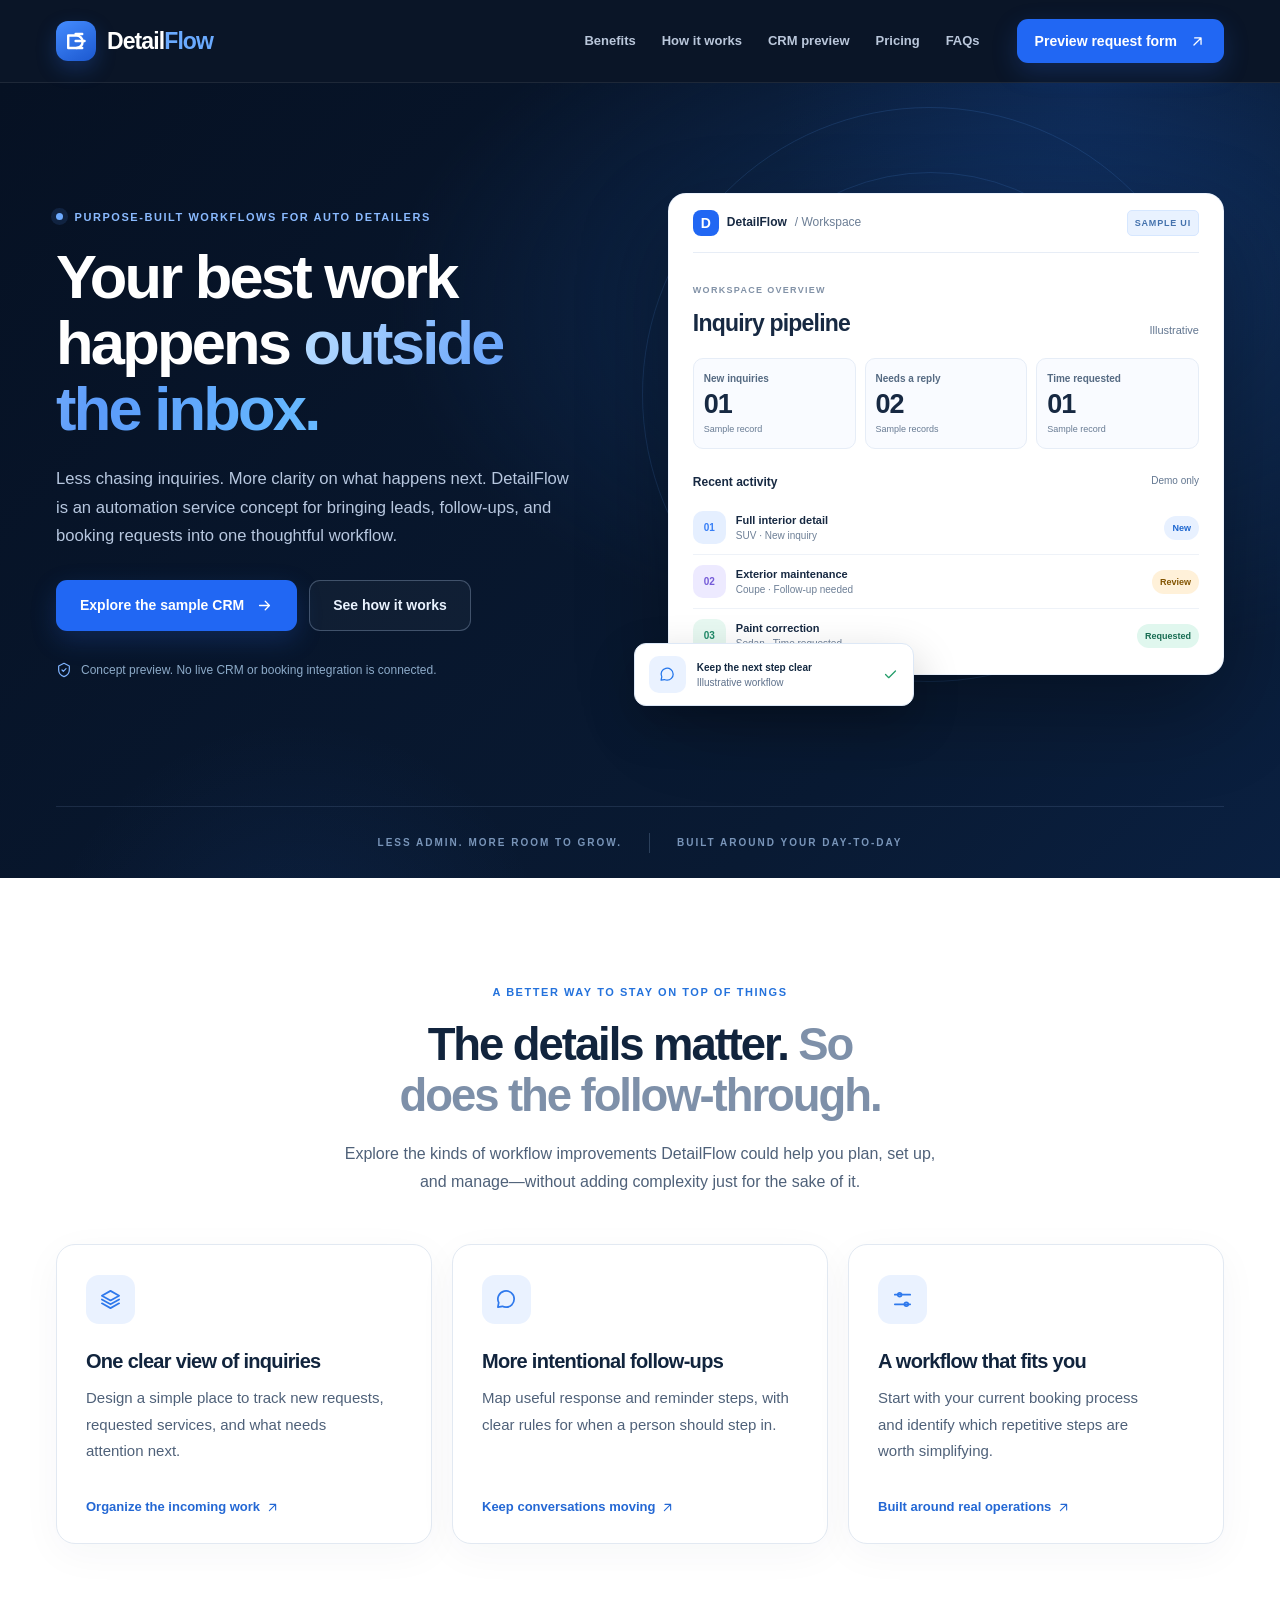
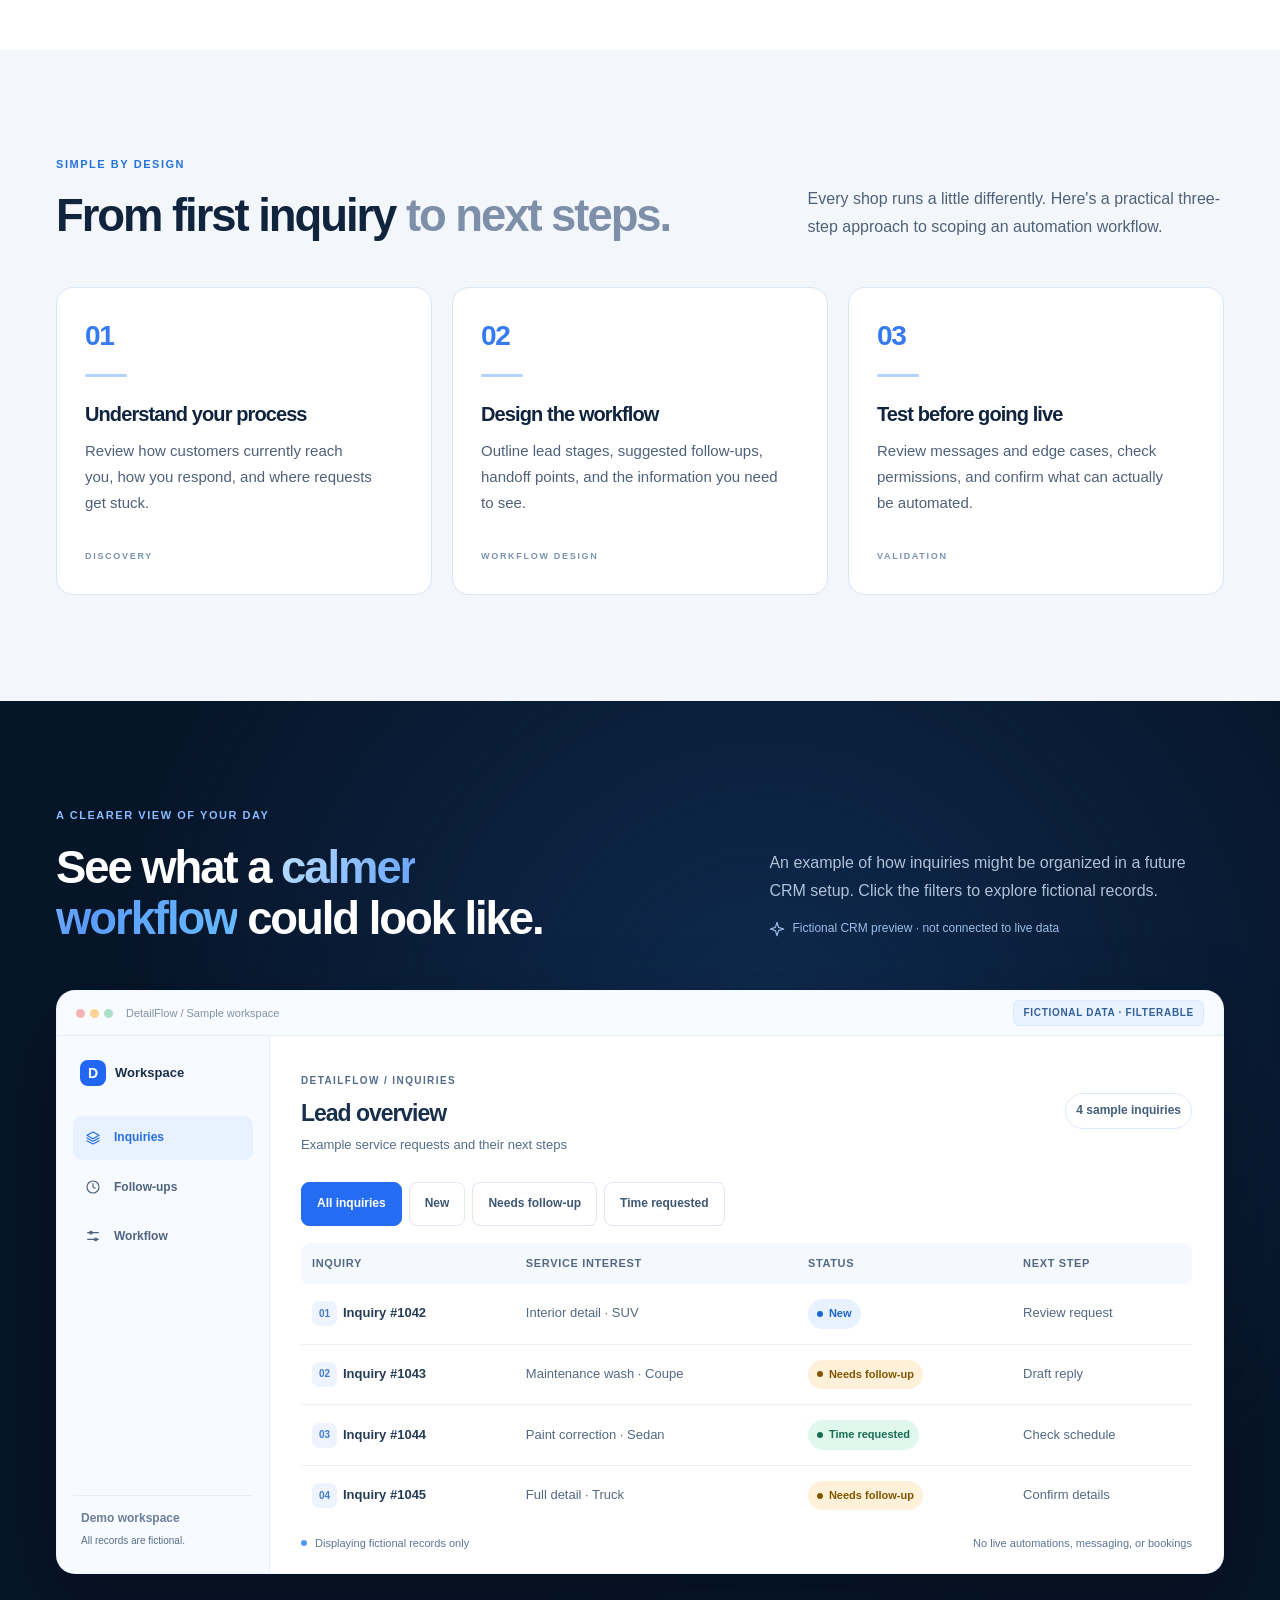
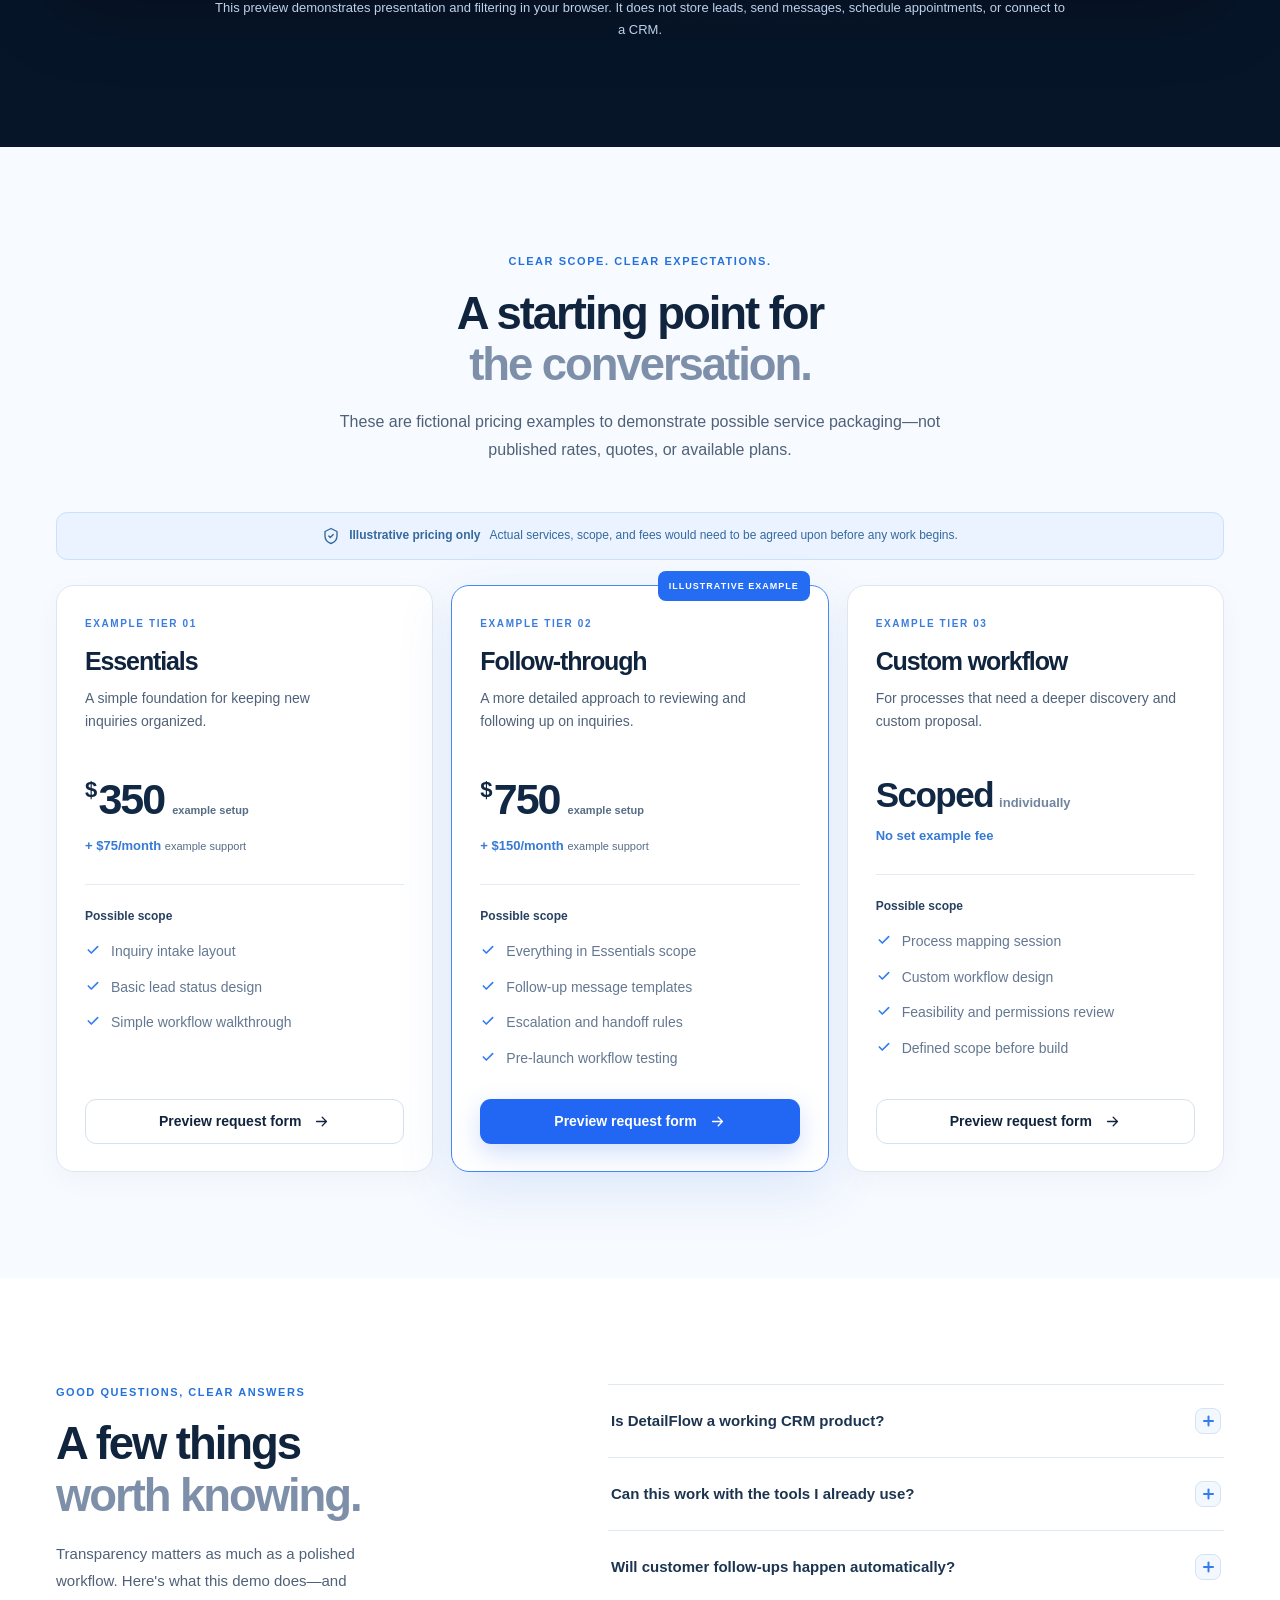
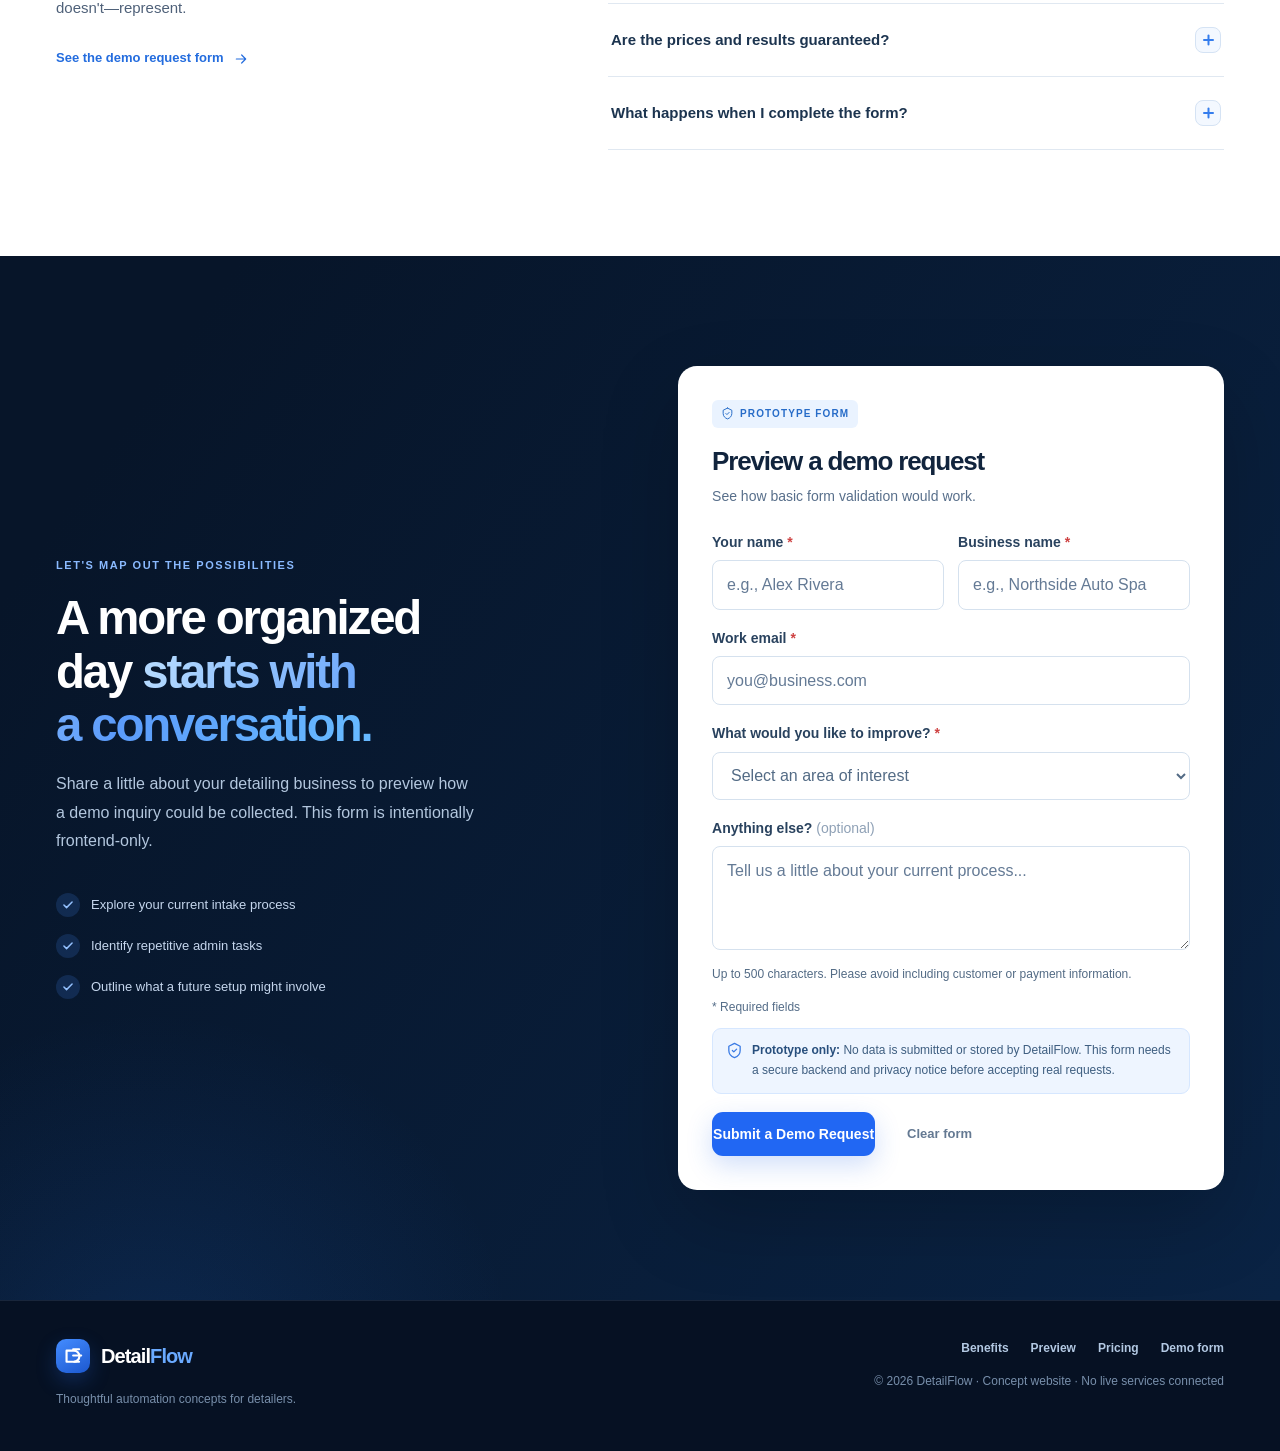
<file: index.html>
<!DOCTYPE html>
<html lang="en">
<head>
  <meta charset="UTF-8">
  <meta name="viewport" content="width=device-width, initial-scale=1">
  <meta name="theme-color" content="#071326">
  <meta name="description" content="Explore DetailFlow, a concept automation service for auto detailers. See an illustrative inquiry-to-booking workflow, sample CRM, and transparent example pricing.">
  <title>DetailFlow — More time detailing. Less time chasing leads.</title>
  <link rel="stylesheet" href="styles.css">
  <script src="script.js" defer></script>
</head>
<body>
  <a class="skip-link" href="#main">Skip to content</a>

  <!-- Local SVG symbols keep icon rendering dependency-free. -->
  <svg class="svg-sprite" aria-hidden="true" xmlns="http://www.w3.org/2000/svg">
    <symbol id="icon-arrow-right" viewBox="0 0 24 24"><path d="M5 12h14m-6-6 6 6-6 6"/></symbol>
    <symbol id="icon-arrow-up-right" viewBox="0 0 24 24"><path d="M7 17 17 7M8 7h9v9"/></symbol>
    <symbol id="icon-check" viewBox="0 0 24 24"><path d="m5 12 4.5 4.5L19 7"/></symbol>
    <symbol id="icon-clock" viewBox="0 0 24 24"><circle cx="12" cy="12" r="9"/><path d="M12 7v5l3 2"/></symbol>
    <symbol id="icon-layers" viewBox="0 0 24 24"><path d="m12 3 9 5-9 5-9-5 9-5Zm-9 9 9 5 9-5M3 16l9 5 9-5"/></symbol>
    <symbol id="icon-message" viewBox="0 0 24 24"><path d="M20 11.5a8.5 8.5 0 0 1-8.5 8.5c-1.4 0-2.7-.3-3.8-.9L3 20l.9-4.7a8.5 8.5 0 1 1 16.1-3.8Z"/></symbol>
    <symbol id="icon-sliders" viewBox="0 0 24 24"><path d="M4 7h16M4 17h16"/><circle cx="9" cy="7" r="2"/><circle cx="16" cy="17" r="2"/></symbol>
    <symbol id="icon-mail" viewBox="0 0 24 24"><rect x="3" y="5" width="18" height="14" rx="2"/><path d="m4 7 8 6 8-6"/></symbol>
    <symbol id="icon-menu" viewBox="0 0 24 24"><path d="M4 7h16M4 12h16M4 17h16"/></symbol>
    <symbol id="icon-x" viewBox="0 0 24 24"><path d="M5 5 19 19M19 5 5 19"/></symbol>
    <symbol id="icon-shield" viewBox="0 0 24 24"><path d="m12 2 8 4v6c0 5-3.5 8.4-8 10-4.5-1.6-8-5-8-10V6l8-4Z"/><path d="m9 12 2 2 4-4"/></symbol>
    <symbol id="icon-sparkle" viewBox="0 0 24 24"><path d="m12 2 2.4 7.6L22 12l-7.6 2.4L12 22l-2.4-7.6L2 12l7.6-2.4L12 2Z"/></symbol>
  </svg>

  <header class="site-header" id="top">
    <div class="container nav-shell">
      <a class="brand" href="#top" aria-label="DetailFlow home">
        <span class="brand-mark" aria-hidden="true">
          <svg viewBox="0 0 36 36" fill="none"><path d="M8 11h10.5a8 8 0 0 1 0 16H8V11Z" stroke="currentColor" stroke-width="3.1" stroke-linejoin="round"/><path d="M17.5 9H26m-8.5 9H29m-10 9h7" stroke="currentColor" stroke-width="3.1" stroke-linecap="round"/></svg>
        </span>
        <span>Detail<span class="brand-accent">Flow</span></span>
      </a>
      <nav class="desktop-nav" aria-label="Primary navigation">
        <a href="#benefits">Benefits</a>
        <a href="#how-it-works">How it works</a>
        <a href="#crm-preview">CRM preview</a>
        <a href="#pricing">Pricing</a>
        <a href="#faqs">FAQs</a>
      </nav>
      <a class="button button-small button-blue nav-cta" href="#request-demo">Preview request form <svg class="icon" aria-hidden="true"><use href="#icon-arrow-up-right"/></svg></a>
      <button class="menu-toggle" id="menuToggle" type="button" aria-label="Open navigation" aria-expanded="false" aria-controls="mobileNavigation">
        <svg class="icon menu-open-icon" aria-hidden="true"><use href="#icon-menu"/></svg>
        <svg class="icon menu-close-icon" aria-hidden="true"><use href="#icon-x"/></svg>
      </button>
    </div>
    <nav class="mobile-nav" id="mobileNavigation" aria-label="Mobile navigation" hidden>
      <a href="#benefits">Benefits</a><a href="#how-it-works">How it works</a><a href="#crm-preview">CRM preview</a><a href="#pricing">Pricing</a><a href="#faqs">FAQs</a><a href="#request-demo" class="mobile-demo-link">Preview request form</a>
    </nav>
  </header>

  <main id="main" tabindex="-1">
    <section class="hero dark-section" aria-labelledby="hero-heading">
      <div class="hero-glow hero-glow-one" aria-hidden="true"></div>
      <div class="hero-glow hero-glow-two" aria-hidden="true"></div>
      <div class="container hero-layout">
        <div class="hero-content">
          <p class="eyebrow eyebrow-light"><span class="eyebrow-dot"></span> PURPOSE-BUILT WORKFLOWS FOR AUTO DETAILERS</p>
          <h1 id="hero-heading">Your best work happens <span class="gradient-text">outside the inbox.</span></h1>
          <p class="hero-description">Less chasing inquiries. More clarity on what happens next. DetailFlow is an automation service concept for bringing leads, follow-ups, and booking requests into one thoughtful workflow.</p>
          <div class="hero-actions">
            <a class="button button-blue button-lg" href="#crm-preview">Explore the sample CRM <svg class="icon" aria-hidden="true"><use href="#icon-arrow-right"/></svg></a>
            <a class="button button-outline button-lg" href="#how-it-works">See how it works</a>
          </div>
          <div class="hero-footnote"><svg class="icon" aria-hidden="true"><use href="#icon-shield"/></svg> Concept preview. No live CRM or booking integration is connected.</div>
        </div>
        <div class="hero-visual" role="img" aria-label="Illustration of a sample pipeline with fictional inquiries, follow-ups, and time requests.">
          <div class="visual-orbit orbit-one" aria-hidden="true"></div>
          <div class="visual-orbit orbit-two" aria-hidden="true"></div>
          <div class="hero-dashboard">
            <div class="dashboard-topbar">
              <div class="dash-brand"><span class="mini-mark">D</span> DetailFlow <span class="dash-muted">/ Workspace</span></div>
              <span class="sample-tag">SAMPLE UI</span>
            </div>
            <div class="dashboard-title-row"><div><span class="overline">WORKSPACE OVERVIEW</span><h2>Inquiry pipeline</h2></div><span class="dash-date">Illustrative</span></div>
            <div class="metric-row">
              <div class="metric-box"><span>New inquiries</span><strong>01</strong><small>Sample record</small></div>
              <div class="metric-box"><span>Needs a reply</span><strong>02</strong><small>Sample records</small></div>
              <div class="metric-box"><span>Time requested</span><strong>01</strong><small>Sample record</small></div>
            </div>
            <div class="pipeline-heading"><strong>Recent activity</strong><span>Demo only</span></div>
            <div class="hero-lead"><span class="lead-avatar blue-avatar">01</span><span class="lead-text"><strong>Full interior detail</strong><small>SUV · New inquiry</small></span><span class="status status-blue">New</span></div>
            <div class="hero-lead"><span class="lead-avatar purple-avatar">02</span><span class="lead-text"><strong>Exterior maintenance</strong><small>Coupe · Follow-up needed</small></span><span class="status status-amber">Review</span></div>
            <div class="hero-lead"><span class="lead-avatar green-avatar">03</span><span class="lead-text"><strong>Paint correction</strong><small>Sedan · Time requested</small></span><span class="status status-green">Requested</span></div>
          </div>
          <div class="float-card" aria-hidden="true"><span class="float-card-icon"><svg class="icon"><use href="#icon-message"/></svg></span><span><strong>Keep the next step clear</strong><small>Illustrative workflow</small></span><span class="float-check"><svg class="icon"><use href="#icon-check"/></svg></span></div>
        </div>
      </div>
      <div class="container hero-bottom"><span>LESS ADMIN. MORE ROOM TO GROW.</span><span class="hero-bottom-rule"></span><span>BUILT AROUND YOUR DAY-TO-DAY</span></div>
    </section>

    <section class="section benefits-section" id="benefits" aria-labelledby="benefits-heading">
      <div class="container">
        <div class="section-head centered">
          <p class="eyebrow">A BETTER WAY TO STAY ON TOP OF THINGS</p>
          <h2 id="benefits-heading">The details matter. <span class="muted-heading">So does the follow-through.</span></h2>
          <p>Explore the kinds of workflow improvements DetailFlow could help you plan, set up, and manage—without adding complexity just for the sake of it.</p>
        </div>
        <div class="benefit-grid">
          <article class="benefit-card"><span class="icon-tile"><svg class="icon"><use href="#icon-layers"/></svg></span><h3>One clear view of inquiries</h3><p>Design a simple place to track new requests, requested services, and what needs attention next.</p><span class="feature-line">Organize the incoming work <svg class="icon" aria-hidden="true"><use href="#icon-arrow-up-right"/></svg></span></article>
          <article class="benefit-card"><span class="icon-tile"><svg class="icon"><use href="#icon-message"/></svg></span><h3>More intentional follow-ups</h3><p>Map useful response and reminder steps, with clear rules for when a person should step in.</p><span class="feature-line">Keep conversations moving <svg class="icon" aria-hidden="true"><use href="#icon-arrow-up-right"/></svg></span></article>
          <article class="benefit-card"><span class="icon-tile"><svg class="icon"><use href="#icon-sliders"/></svg></span><h3>A workflow that fits you</h3><p>Start with your current booking process and identify which repetitive steps are worth simplifying.</p><span class="feature-line">Built around real operations <svg class="icon" aria-hidden="true"><use href="#icon-arrow-up-right"/></svg></span></article>
        </div>
      </div>
    </section>

    <section class="section process-section" id="how-it-works" aria-labelledby="process-heading">
      <div class="container">
        <div class="section-head process-intro"><div><p class="eyebrow">SIMPLE BY DESIGN</p><h2 id="process-heading">From first inquiry <span class="muted-heading">to next steps.</span></h2></div><p>Every shop runs a little differently. Here's a practical three-step approach to scoping an automation workflow.</p></div>
        <ol class="steps-grid">
          <li class="step-card"><span class="step-number">01</span><div class="step-line" aria-hidden="true"></div><h3>Understand your process</h3><p>Review how customers currently reach you, how you respond, and where requests get stuck.</p><span class="step-detail">DISCOVERY</span></li>
          <li class="step-card"><span class="step-number">02</span><div class="step-line" aria-hidden="true"></div><h3>Design the workflow</h3><p>Outline lead stages, suggested follow-ups, handoff points, and the information you need to see.</p><span class="step-detail">WORKFLOW DESIGN</span></li>
          <li class="step-card"><span class="step-number">03</span><div class="step-line" aria-hidden="true"></div><h3>Test before going live</h3><p>Review messages and edge cases, check permissions, and confirm what can actually be automated.</p><span class="step-detail">VALIDATION</span></li>
        </ol>
      </div>
    </section>

    <section class="section preview-section dark-section" id="crm-preview" aria-labelledby="preview-heading">
      <div class="container">
        <div class="preview-intro"><div><p class="eyebrow eyebrow-light">A CLEARER VIEW OF YOUR DAY</p><h2 id="preview-heading">See what a <span class="gradient-text">calmer workflow</span> could look like.</h2></div><div><p>An example of how inquiries might be organized in a future CRM setup. Click the filters to explore fictional records.</p><span class="preview-disclaimer"><svg class="icon" aria-hidden="true"><use href="#icon-sparkle"/></svg> Fictional CRM preview · not connected to live data</span></div></div>
        <div class="crm-window">
          <div class="crm-topbar"><div class="crm-dots" aria-hidden="true"><i></i><i></i><i></i></div><span>DetailFlow / Sample workspace</span><span class="crm-demo-pill">FICTIONAL DATA · FILTERABLE</span></div>
          <div class="crm-body">
            <aside class="crm-sidebar" aria-label="Decorative sample CRM sidebar"><div class="crm-sidebar-logo"><span class="mini-mark">D</span><strong>Workspace</strong></div><div class="sidebar-item current"><svg class="icon" aria-hidden="true"><use href="#icon-layers"/></svg> Inquiries</div><div class="sidebar-item"><svg class="icon" aria-hidden="true"><use href="#icon-clock"/></svg> Follow-ups</div><div class="sidebar-item"><svg class="icon" aria-hidden="true"><use href="#icon-sliders"/></svg> Workflow</div><div class="sidebar-note">Demo workspace <span>All records are fictional.</span></div></aside>
            <div class="crm-main">
              <div class="crm-heading"><div><span class="crm-overline">DETAILFLOW / INQUIRIES</span><h3>Lead overview</h3><p>Example service requests and their next steps</p></div><span class="crm-count" id="crmCount" aria-live="polite">4 sample inquiries</span></div>
              <div class="crm-filters" role="group" aria-label="Filter fictional inquiries"><button class="filter-chip is-selected" data-filter="all" type="button" aria-pressed="true">All inquiries</button><button class="filter-chip" data-filter="new" type="button" aria-pressed="false">New</button><button class="filter-chip" data-filter="follow-up" type="button" aria-pressed="false">Needs follow-up</button><button class="filter-chip" data-filter="requested" type="button" aria-pressed="false">Time requested</button></div>
              <p id="crmScrollHint" class="scroll-hint">On narrow screens, scroll the sample table sideways to see every column.</p>
              <div class="table-scroll" role="region" aria-label="Sample inquiry records" aria-describedby="crmScrollHint" tabindex="0"><table class="crm-table"><caption class="visually-hidden">Fictional inquiries for demonstrating local table filtering</caption><thead><tr><th scope="col">INQUIRY</th><th scope="col">SERVICE INTEREST</th><th scope="col">STATUS</th><th scope="col">NEXT STEP</th></tr></thead><tbody id="crmTableBody">
                <tr data-stage="new"><td><span class="table-index">01</span><strong>Inquiry #1042</strong></td><td>Interior detail · SUV</td><td><span class="status status-blue"><span class="status-dot"></span>New</span></td><td>Review request</td></tr>
                <tr data-stage="follow-up"><td><span class="table-index">02</span><strong>Inquiry #1043</strong></td><td>Maintenance wash · Coupe</td><td><span class="status status-amber"><span class="status-dot"></span>Needs follow-up</span></td><td>Draft reply</td></tr>
                <tr data-stage="requested"><td><span class="table-index">03</span><strong>Inquiry #1044</strong></td><td>Paint correction · Sedan</td><td><span class="status status-green"><span class="status-dot"></span>Time requested</span></td><td>Check schedule</td></tr>
                <tr data-stage="follow-up"><td><span class="table-index">04</span><strong>Inquiry #1045</strong></td><td>Full detail · Truck</td><td><span class="status status-amber"><span class="status-dot"></span>Needs follow-up</span></td><td>Confirm details</td></tr>
              </tbody></table></div>
              <div class="crm-footer"><span><span class="legend-dot"></span> Displaying fictional records only</span><span>No live automations, messaging, or bookings</span></div>
            </div>
          </div>
        </div>
        <p class="preview-note">This preview demonstrates presentation and filtering in your browser. It does not store leads, send messages, schedule appointments, or connect to a CRM.</p>
      </div>
    </section>

    <section class="section pricing-section" id="pricing" aria-labelledby="pricing-heading">
      <div class="container">
        <div class="section-head centered"><p class="eyebrow">CLEAR SCOPE. CLEAR EXPECTATIONS.</p><h2 id="pricing-heading">A starting point for <span class="muted-heading">the conversation.</span></h2><p>These are fictional pricing examples to demonstrate possible service packaging—not published rates, quotes, or available plans.</p></div>
        <div class="pricing-alert"><svg class="icon" aria-hidden="true"><use href="#icon-shield"/></svg><strong>Illustrative pricing only</strong><span>Actual services, scope, and fees would need to be agreed upon before any work begins.</span></div>
        <div class="pricing-grid">
          <article class="price-card"><div class="price-topline">EXAMPLE TIER 01</div><h3>Essentials</h3><p class="price-intro">A simple foundation for keeping new inquiries organized.</p><div class="price"><span class="currency">$</span>350 <span class="price-label">example setup</span></div><p class="price-maintenance">+ $75/month <span>example support</span></p><div class="price-divider"></div><p class="includes-label">Possible scope</p><ul class="check-list"><li><svg class="icon" aria-hidden="true"><use href="#icon-check"/></svg> Inquiry intake layout</li><li><svg class="icon" aria-hidden="true"><use href="#icon-check"/></svg> Basic lead status design</li><li><svg class="icon" aria-hidden="true"><use href="#icon-check"/></svg> Simple workflow walkthrough</li></ul><a class="button button-outline-dark price-button" href="#request-demo">Preview request form <svg class="icon" aria-hidden="true"><use href="#icon-arrow-right"/></svg></a></article>
          <article class="price-card featured"><div class="featured-ribbon">ILLUSTRATIVE EXAMPLE</div><div class="price-topline">EXAMPLE TIER 02</div><h3>Follow-through</h3><p class="price-intro">A more detailed approach to reviewing and following up on inquiries.</p><div class="price"><span class="currency">$</span>750 <span class="price-label">example setup</span></div><p class="price-maintenance">+ $150/month <span>example support</span></p><div class="price-divider"></div><p class="includes-label">Possible scope</p><ul class="check-list"><li><svg class="icon" aria-hidden="true"><use href="#icon-check"/></svg> Everything in Essentials scope</li><li><svg class="icon" aria-hidden="true"><use href="#icon-check"/></svg> Follow-up message templates</li><li><svg class="icon" aria-hidden="true"><use href="#icon-check"/></svg> Escalation and handoff rules</li><li><svg class="icon" aria-hidden="true"><use href="#icon-check"/></svg> Pre-launch workflow testing</li></ul><a class="button button-blue price-button" href="#request-demo">Preview request form <svg class="icon" aria-hidden="true"><use href="#icon-arrow-right"/></svg></a></article>
          <article class="price-card"><div class="price-topline">EXAMPLE TIER 03</div><h3>Custom workflow</h3><p class="price-intro">For processes that need a deeper discovery and custom proposal.</p><div class="price price-custom">Scoped <span>individually</span></div><p class="price-maintenance">No set example fee</p><div class="price-divider"></div><p class="includes-label">Possible scope</p><ul class="check-list"><li><svg class="icon" aria-hidden="true"><use href="#icon-check"/></svg> Process mapping session</li><li><svg class="icon" aria-hidden="true"><use href="#icon-check"/></svg> Custom workflow design</li><li><svg class="icon" aria-hidden="true"><use href="#icon-check"/></svg> Feasibility and permissions review</li><li><svg class="icon" aria-hidden="true"><use href="#icon-check"/></svg> Defined scope before build</li></ul><a class="button button-outline-dark price-button" href="#request-demo">Preview request form <svg class="icon" aria-hidden="true"><use href="#icon-arrow-right"/></svg></a></article>
        </div>
      </div>
    </section>

    <section class="section faq-section" id="faqs" aria-labelledby="faqs-heading"><div class="container faq-layout"><div class="faq-aside"><p class="eyebrow">GOOD QUESTIONS, CLEAR ANSWERS</p><h2 id="faqs-heading">A few things <span class="muted-heading">worth knowing.</span></h2><p>Transparency matters as much as a polished workflow. Here's what this demo does—and doesn't—represent.</p><a class="text-link" href="#request-demo">See the demo request form <svg class="icon" aria-hidden="true"><use href="#icon-arrow-right"/></svg></a></div><div class="faq-list">
      <details><summary>Is DetailFlow a working CRM product?<span class="faq-plus" aria-hidden="true"></span></summary><p>No. This site presents a service concept and a sample CRM interface. The preview filters fictional records locally; it is not a connected, production-ready CRM.</p></details>
      <details><summary>Can this work with the tools I already use?<span class="faq-plus" aria-hidden="true"></span></summary><p>That depends on your current tools, access permissions, and technical requirements. Existing systems would be reviewed first. No specific integration is included or promised by this prototype.</p></details>
      <details><summary>Will customer follow-ups happen automatically?<span class="faq-plus" aria-hidden="true"></span></summary><p>Not on this site. Automated follow-ups are a potential service to scope, configure, test, and approve before use. This demo does not send emails, texts, or notifications.</p></details>
      <details><summary>Are the prices and results guaranteed?<span class="faq-plus" aria-hidden="true"></span></summary><p>No. Prices are illustrative examples only, and there are no claims or guarantees of increased bookings, revenue, or saved time. A real proposal would specify deliverables and fees.</p></details>
      <details><summary>What happens when I complete the form?<span class="faq-plus" aria-hidden="true"></span></summary><p>The browser checks the required fields, shows inline error messages if necessary, and displays a local-only validation result. Nothing is sent to DetailFlow or a CRM. A backend and privacy process would be needed before using it for real requests.</p></details>
    </div></div></section>

    <section class="request-section dark-section" id="request-demo" aria-labelledby="request-heading">
      <div class="request-glow" aria-hidden="true"></div>
      <div class="container request-layout">
        <div class="request-copy"><p class="eyebrow eyebrow-light">LET'S MAP OUT THE POSSIBILITIES</p><h2 id="request-heading">A more organized day <span class="gradient-text">starts with a conversation.</span></h2><p>Share a little about your detailing business to preview how a demo inquiry could be collected. This form is intentionally frontend-only.</p><div class="request-points"><div><span class="request-check"><svg class="icon" aria-hidden="true"><use href="#icon-check"/></svg></span> Explore your current intake process</div><div><span class="request-check"><svg class="icon" aria-hidden="true"><use href="#icon-check"/></svg></span> Identify repetitive admin tasks</div><div><span class="request-check"><svg class="icon" aria-hidden="true"><use href="#icon-check"/></svg></span> Outline what a future setup might involve</div></div></div>
        <div class="form-card"><div class="form-heading"><div><span class="form-badge"><svg class="icon" aria-hidden="true"><use href="#icon-shield"/></svg> PROTOTYPE FORM</span><h3>Preview a demo request</h3><p>See how basic form validation would work.</p></div></div>
          <!-- Static prototype: the submit control is disabled until JavaScript is ready. -->
          <form id="demoForm" novalidate aria-describedby="formPrototypeNotice requiredFieldsNote">
            <div class="form-grid">
              <div class="field">
                <label for="fullName">Your name <span aria-hidden="true">*</span></label>
                <input id="fullName" name="fullName" type="text" autocomplete="name" placeholder="e.g., Alex Rivera" maxlength="80" aria-describedby="fullNameError" required>
                <span class="field-error" id="fullNameError" hidden></span>
              </div>
              <div class="field">
                <label for="businessName">Business name <span aria-hidden="true">*</span></label>
                <input id="businessName" name="businessName" type="text" autocomplete="organization" placeholder="e.g., Northside Auto Spa" maxlength="100" aria-describedby="businessNameError" required>
                <span class="field-error" id="businessNameError" hidden></span>
              </div>
            </div>
            <div class="field">
              <label for="email">Work email <span aria-hidden="true">*</span></label>
              <input id="email" name="email" type="email" inputmode="email" autocomplete="email" placeholder="you@business.com" maxlength="254" aria-describedby="emailError" required>
              <span class="field-error" id="emailError" hidden></span>
            </div>
            <div class="field">
              <label for="workflowInterest">What would you like to improve? <span aria-hidden="true">*</span></label>
              <select id="workflowInterest" name="workflowInterest" aria-describedby="workflowInterestError" required>
                <option value="">Select an area of interest</option>
                <option value="inquiries">Organizing inquiries</option>
                <option value="follow-ups">Customer follow-ups</option>
                <option value="booking">Booking request workflow</option>
                <option value="explore">Not sure yet — exploring</option>
              </select>
              <span class="field-error" id="workflowInterestError" hidden></span>
            </div>
            <div class="field">
              <label for="details">Anything else? <span class="optional">(optional)</span></label>
              <textarea id="details" name="details" rows="3" maxlength="500" aria-describedby="detailsHelp" placeholder="Tell us a little about your current process..."></textarea>
              <span class="field-hint" id="detailsHelp">Up to 500 characters. Please avoid including customer or payment information.</span>
            </div>
            <p class="required-note" id="requiredFieldsNote">* Required fields</p>
            <p id="formPrototypeNotice" class="prototype-notice">
              <svg class="icon" aria-hidden="true"><use href="#icon-shield"/></svg>
              <span><strong>Prototype only:</strong> No data is submitted or stored by DetailFlow. This form needs a secure backend and privacy notice before accepting real requests.</span>
            </p>

<div class="form-actions">

  <!-- Opens your working Google Form -->
  <a
    href="https://docs.google.com/forms/d/e/1FAIpQLScxI46nTFBv-ys-7eBWcFey_Glt1yVBYtr0NuJbNdi8eienQw/viewform?usp=dialog"
    class="button button-blue"
    target="_blank"
    rel="noopener noreferrer"
  >
    Submit a Demo Request
  </a>

  <!-- Keep existing validation functionality -->
 <button
  class="button button-blue button-submit"
  type="submit"
  id="previewRequest"
  disabled
  hidden
  style="display: none;"
  aria-hidden="true"
>
  Validate demo request
</button>

  <button class="form-clear" id="clearForm" type="reset">
    Clear form
  </button>

</div>

<div
  id="formMessage"
  class="form-message"
  role="status"
  aria-live="polite"
  aria-atomic="true"
  tabindex="-1"
  hidden
></div>

<noscript>
  <p class="noscript-note">
    JavaScript is required for the local validation preview.
    The preview form does not submit requests.
    Use the Submit a Demo Request link to open Google Forms.
  </p>
</noscript>
          </form>
        </div>
      </div>
    </section>
  </main>

  <footer class="footer dark-section"><div class="container footer-inner"><div><a class="brand footer-brand" href="#top"><span class="brand-mark" aria-hidden="true"><svg viewBox="0 0 36 36" fill="none"><path d="M8 11h10.5a8 8 0 0 1 0 16H8V11Z" stroke="currentColor" stroke-width="3.1" stroke-linejoin="round"/><path d="M17.5 9H26m-8.5 9H29m-10 9h7" stroke="currentColor" stroke-width="3.1" stroke-linecap="round"/></svg></span><span>Detail<span class="brand-accent">Flow</span></span></a><p>Thoughtful automation concepts for detailers.</p></div><div class="footer-right"><div class="footer-links"><a href="#benefits">Benefits</a><a href="#crm-preview">Preview</a><a href="#pricing">Pricing</a><a href="#request-demo">Demo form</a></div><p>© <span id="year">2026</span> DetailFlow · Concept website · No live services connected</p></div></div></footer>
</body>
</html>
</file>
<file: styles.css>
/* DETAILFLOW — responsive, accessible, dependency-free landing page */
:root {
  color-scheme: light;
  --navy-950: #061123;
  --navy-900: #09182e;
  --navy-850: #0c1d35;
  --navy-800: #142a46;
  --ink: #11243d;
  --body: #566780;
  --blue: #2167f3;
  --blue-strong: #1856d6;
  --blue-light: #dceaff;
  --sky: #80bdff;
  --border: #dce5f1;
  --cloud: #f3f7fc;
  --white: #fff;
  --radius: 20px;
  --shadow: 0 22px 58px rgba(22, 48, 83, .08);
}
*, *::before, *::after { box-sizing: border-box; }
html { scroll-behavior: smooth; scroll-padding-top: 94px; }
body { margin: 0; font-family: Inter, ui-sans-serif, -apple-system, BlinkMacSystemFont, "Segoe UI", sans-serif; color: var(--ink); background: var(--white); font-size: 16px; line-height: 1.6; -webkit-font-smoothing: antialiased; }
body, button, input, select, textarea { font-family: Inter, ui-sans-serif, -apple-system, BlinkMacSystemFont, "Segoe UI", sans-serif; }
button, input, select, textarea { font-size: inherit; }
a { color: inherit; text-decoration: none; }
button { cursor: pointer; }
a, button, input, select, textarea, summary { -webkit-tap-highlight-color: transparent; }
:focus-visible { outline: 3px solid #84b7ff; outline-offset: 3px; }
img, svg { max-width: 100%; }
.svg-sprite { position: absolute; width: 0; height: 0; overflow: hidden; }
.icon { width: 20px; height: 20px; flex: none; fill: none; stroke: currentColor; stroke-linecap: round; stroke-linejoin: round; stroke-width: 1.8; }
.container { width: min(1168px, calc(100% - 64px)); margin-inline: auto; }
.skip-link { position: fixed; z-index: 100; top: 12px; left: 12px; background: #fff; color: var(--ink); font-weight: 700; border-radius: 8px; padding: 10px 15px; transform: translateY(-160%); }
.skip-link:focus { transform: translateY(0); }
[hidden] { display: none !important; }
.dark-section { color: white; background: var(--navy-950); }

/* Header */
.site-header { position: sticky; top: 0; z-index: 50; color: #fff; background: rgba(6, 17, 35, .97); border-bottom: 1px solid rgba(255,255,255,.08); backdrop-filter: blur(18px); }
.nav-shell { height: 82px; display: flex; align-items: center; gap: 35px; }
.brand { display: inline-flex; align-items: center; gap: 11px; color: #fff; font-size: 23px; font-weight: 800; letter-spacing: -.9px; line-height: 1; white-space: nowrap; }
.brand-accent { color: #6aaaff; }
.brand-mark { width: 40px; height: 40px; display: grid; place-items: center; color: #fff; background: linear-gradient(150deg, #448cff, #1c58cf); border-radius: 12px; box-shadow: 0 8px 20px rgba(40,107,234,.25); }
.brand-mark svg { width: 28px; height: 28px; }
.desktop-nav { display: flex; align-items: center; justify-content: center; gap: 26px; margin-left: auto; }
.desktop-nav a { font-size: 13px; color: #bac7db; font-weight: 600; transition: color .18s; }
.desktop-nav a:hover, .desktop-nav a:focus-visible { color: #fff; }
.button { display: inline-flex; justify-content: center; align-items: center; gap: 12px; border: 1px solid transparent; border-radius: 11px; text-align: center; font-size: 14px; font-weight: 750; line-height: 1.2; transition: transform .18s ease, background-color .18s ease, box-shadow .18s ease, border-color .18s ease; }
.button:hover { transform: translateY(-2px); }
.button:active { transform: translateY(0); }
.button .icon { width: 17px; height: 17px; }
.button-small { padding: 12px 17px; white-space: nowrap; }
.button-lg { min-height: 54px; padding: 16px 23px; }
.button-blue { background: var(--blue); color: #fff; box-shadow: 0 9px 26px rgba(40, 107, 234, .22); }
.button-blue:hover { background: var(--blue-strong); box-shadow: 0 11px 28px rgba(40,107,234,.29); }
.button-outline { color: #eaf3ff; border-color: rgba(191,214,248,.28); background: rgba(255,255,255,.035); }
.button-outline:hover { border-color: rgba(191,214,248,.65); background: rgba(255,255,255,.07); }
.button-outline-dark { background: #fff; border-color: #d6e1ee; color: var(--ink); }
.button-outline-dark:hover { background: #f0f6ff; border-color: #aac8f9; }
.nav-cta { margin-left: 2px; }
.menu-toggle { display: none; align-items: center; justify-content: center; color: #fff; width: 44px; height: 44px; background: rgba(255,255,255,.08); border: 1px solid rgba(255,255,255,.15); border-radius: 10px; }
.menu-close-icon { display: none; }
.menu-toggle[aria-expanded="true"] .menu-open-icon { display: none; }
.menu-toggle[aria-expanded="true"] .menu-close-icon { display: block; }
.mobile-nav { padding: 8px 32px 24px; border-top: 1px solid rgba(255,255,255,.09); }
.mobile-nav a { display: block; padding: 13px 3px; font-weight: 650; color: #d3e0f2; }
.mobile-nav .mobile-demo-link { margin-top: 8px; padding: 14px 18px; background: var(--blue); color: #fff; border-radius: 10px; text-align: center; }

/* Hero */
.hero { position: relative; overflow: hidden; background: radial-gradient(ellipse at 80% 28%, #102f5c 0, transparent 44%), linear-gradient(137deg, #061123, #091a33 74%, #0a2041); }
.hero::before { content: ''; position: absolute; inset: 0; opacity: .22; background-image: radial-gradient(#6695cc .7px, transparent .7px); background-size: 24px 24px; mask-image: linear-gradient(to right, transparent 14%, #000 90%); pointer-events: none; }
.hero-glow { position: absolute; border-radius: 50%; pointer-events: none; filter: blur(8px); }
.hero-glow-one { width: 640px; height: 640px; background: radial-gradient(circle, rgba(28,96,215,.14), transparent 70%); top: -310px; right: -130px; }
.hero-glow-two { width: 520px; height: 520px; background: radial-gradient(circle, rgba(56,131,255,.085), transparent 70%); bottom: -360px; left: 3%; }
.hero-layout { position: relative; z-index: 1; min-height: 635px; padding-top: 84px; padding-bottom: 85px; display: grid; align-items: center; grid-template-columns: 1fr .99fr; gap: 50px; }
.eyebrow { margin: 0 0 18px; color: #2472dc; font-size: 11px; font-weight: 850; line-height: 1.5; letter-spacing: 2.15px; }
.eyebrow-light { color: #8abaff; }
.eyebrow-dot { display: inline-block; width: 7px; height: 7px; margin-right: 7px; border-radius: 50%; background: #6eabff; box-shadow: 0 0 0 5px rgba(89,147,251,.13); vertical-align: 1px; }
h1, h2, h3, p { margin-top: 0; }
h1, h2, h3 { letter-spacing: -.045em; }
h1 { font-size: clamp(44px, 4.8vw, 66px); line-height: 1.075; font-weight: 850; max-width: 620px; margin-bottom: 23px; }
.gradient-text { color: #83baff; background: linear-gradient(112deg, #b3d9ff 4%, #5b9bfa 52%, #66b8ff 94%); background-clip: text; -webkit-background-clip: text; -webkit-text-fill-color: transparent; }
.hero-description { color: #b7c7df; max-width: 515px; font-size: 17px; line-height: 1.78; margin-bottom: 29px; }
.hero-actions { display: flex; flex-wrap: wrap; gap: 12px; }
.hero-footnote { display: flex; align-items: center; gap: 9px; margin-top: 30px; color: #8dabc9; font-size: 12px; line-height: 1.5; }
.hero-footnote .icon { width: 16px; height: 16px; color: #80b4ff; }
.hero-visual { position: relative; min-width: 0; padding: 26px 0 46px; }
.visual-orbit { position: absolute; pointer-events: none; border: 1px solid rgba(91,158,255,.15); border-radius: 50%; }
.orbit-one { width: 575px; height: 575px; left: -26px; top: -60px; }
.orbit-two { width: 445px; height: 445px; left: 40px; top: 5px; }
.hero-dashboard { position: relative; z-index: 2; padding: 0 24px 20px; border: 1px solid rgba(174,204,245,.24); border-radius: 18px; color: #172942; background: #fff; box-shadow: 0 35px 90px rgba(0,0,0,.31), 0 2px 0 rgba(255,255,255,.12) inset; transform: perspective(1200px) rotateY(-3deg) rotateX(1deg); }
.dashboard-topbar { height: 59px; display: flex; align-items: center; justify-content: space-between; gap: 8px; border-bottom: 1px solid #e7edf6; }
.dash-brand { display: flex; align-items: center; gap: 8px; font-size: 12px; font-weight: 800; white-space: nowrap; }
.mini-mark { width: 26px; height: 26px; border-radius: 8px; display: inline-grid; place-items: center; background: #2167f3; color: #fff; font-weight: 900; font-size: 14px; }
.dash-muted { font-weight: 500; color: #97a5b5; }
.sample-tag { color: #4472ad; background: #e9f2ff; border: 1px solid #d6e7ff; padding: 5px 7px; font-size: 9px; letter-spacing: .8px; font-weight: 850; border-radius: 5px; white-space: nowrap; }
.dashboard-title-row { padding: 22px 0 17px; display: flex; justify-content: space-between; align-items: flex-end; gap: 8px; }
.overline { color: #8292a7; font-weight: 800; font-size: 9px; letter-spacing: 1.3px; }
.dashboard-title-row h2 { margin: 4px 0 0; font-size: 23px; letter-spacing: -.8px; }
.dash-date { font-size: 11px; color: #8d9aaa; padding-bottom: 2px; }
.metric-row { display: grid; grid-template-columns: repeat(3, 1fr); gap: 9px; }
.metric-box { border: 1px solid #e6edf7; background: #f9fbff; border-radius: 10px; padding: 12px 10px; display: flex; flex-direction: column; gap: 1px; }
.metric-box span { font-size: 10px; font-weight: 600; color: #72819a; white-space: nowrap; }
.metric-box strong { font-size: 27px; letter-spacing: -1px; line-height: 1.2; }
.metric-box small { font-size: 9px; color: #a4afbd; }
.pipeline-heading { display: flex; justify-content: space-between; padding: 24px 0 9px; font-size: 12px; }
.pipeline-heading span { color: #8fa0b7; font-size: 10px; }
.hero-lead { display: flex; align-items: center; padding: 10px 0; border-bottom: 1px solid #eef2f8; gap: 10px; }
.hero-lead:last-child { border: 0; padding-bottom: 2px; }
.lead-avatar { display: inline-grid; place-items: center; width: 33px; height: 33px; border-radius: 10px; font-weight: 850; font-size: 10px; flex: none; }
.blue-avatar { background: #e5efff; color: #377ef6; }
.purple-avatar { background: #edeaff; color: #755bd8; }
.green-avatar { background: #e7f8f1; color: #208b69; }
.lead-text { display: flex; flex: 1; min-width: 0; flex-direction: column; line-height: 1.45; }
.lead-text strong { font-size: 11px; overflow: hidden; text-overflow: ellipsis; white-space: nowrap; }
.lead-text small { font-size: 10px; color: #8594a7; }
.status { display: inline-flex; align-items: center; justify-content: center; gap: 6px; border-radius: 100px; font-weight: 750; white-space: nowrap; }
.hero-lead .status { font-size: 9px; padding: 5px 8px; }
.status-blue { background: #e8f1ff; color: #1b65cf; }
.status-amber { background: #fff1d9; color: #926007; }
.status-green { background: #e0f7ee; color: #176c52; }
.float-card { position: absolute; z-index: 3; left: -34px; bottom: 15px; min-width: 280px; display: flex; align-items: center; gap: 11px; padding: 12px 14px; border: 1px solid #dde8f6; border-radius: 12px; background: #fff; color: #142941; box-shadow: 0 18px 46px rgba(0,0,0,.22); }
.float-card-icon { display: grid; place-items: center; width: 37px; height: 37px; border-radius: 10px; color: #2476eb; background: #eaf2ff; }
.float-card-icon .icon, .float-check .icon { width: 17px; height: 17px; }
.float-card strong, .float-card small { display: block; line-height: 1.5; }
.float-card strong { font-size: 10px; }
.float-card small { font-size: 10px; color: #95a3b5; }
.float-check { display: grid; place-items: center; margin-left: auto; color: #249d6a; }
.hero-bottom { position: relative; z-index: 1; min-height: 72px; border-top: 1px solid rgba(170,205,251,.12); display: flex; justify-content: center; align-items: center; gap: 27px; color: #7995b9; font-size: 10px; letter-spacing: 2px; font-weight: 750; }
.hero-bottom-rule { height: 20px; width: 1px; background: rgba(161,190,230,.23); }

/* Shared sections */
.section { padding: 106px 0; }
.section-head { max-width: 620px; margin-bottom: 46px; }
.section-head.centered { margin: 0 auto 48px; text-align: center; }
.section h2, .request-section h2 { font-size: clamp(34px, 3.55vw, 48px); font-weight: 830; line-height: 1.13; margin-bottom: 18px; }
.muted-heading { color: #7e90a9; }
.section-head > p:last-child { color: var(--body); font-size: 15px; line-height: 1.75; margin: 0; }

/* Benefits */
.benefits-section { background: #fff; }
.benefit-grid { display: grid; grid-template-columns: repeat(3, minmax(0, 1fr)); gap: 20px; }
.benefit-card { display: flex; flex-direction: column; align-items: flex-start; min-height: 300px; padding: 30px 29px 25px; border: 1px solid #e2e9f2; border-radius: 19px; background: #fff; box-shadow: 0 10px 40px rgba(23,48,81,.04); transition: transform .2s, box-shadow .2s, border-color .2s; }
.benefit-card:hover { transform: translateY(-4px); border-color: #bdd5fa; box-shadow: var(--shadow); }
.icon-tile { width: 49px; height: 49px; display: grid; place-items: center; background: #eaf2ff; border-radius: 13px; color: #2f79ec; margin-bottom: 24px; }
.icon-tile .icon { width: 23px; height: 23px; }
.benefit-card h3 { font-size: 20px; letter-spacing: -.7px; line-height: 1.3; margin-bottom: 11px; }
.benefit-card p { color: var(--body); font-size: 14px; line-height: 1.75; margin-bottom: 23px; }
.feature-line { margin-top: auto; display: flex; align-items: center; gap: 5px; color: #2468d4; font-size: 12px; font-weight: 800; }
.feature-line .icon { width: 15px; height: 15px; }

/* Process */
.process-section { background: var(--cloud); }
.process-intro { max-width: initial; display: grid; grid-template-columns: 1fr .62fr; align-items: end; gap: 80px; }
.process-intro h2 { max-width: 620px; margin-bottom: 0; }
.process-intro > p { margin: 0 0 4px; color: var(--body); font-size: 15px; line-height: 1.8; }
.steps-grid { list-style: none; margin: 0; padding: 0; display: grid; grid-template-columns: repeat(3, 1fr); gap: 20px; }
.step-card { padding: 34px 28px 28px; min-height: 270px; border: 1px solid #dae6f3; border-radius: 17px; background: white; position: relative; }
.step-number { font-size: 28px; line-height: 1; font-weight: 850; color: #357af0; letter-spacing: -1.4px; }
.step-line { width: 42px; height: 3px; background: #b6d2ff; border-radius: 9px; margin: 21px 0 24px; }
.step-card h3 { font-size: 20px; margin-bottom: 10px; }
.step-card p { color: var(--body); font-size: 14px; line-height: 1.7; margin-bottom: 24px; }
.step-detail { display: inline-block; color: #7a93b2; font-size: 9px; letter-spacing: 1.7px; font-weight: 850; margin-top: auto; }

/* CRM preview */
.preview-section { background: radial-gradient(ellipse at 60% 30%, #0e2a4e, transparent 60%), #071529; overflow: hidden; }
.preview-intro { display: grid; grid-template-columns: 1fr .7fr; gap: 64px; align-items: end; margin-bottom: 46px; }
.preview-intro h2 { margin-bottom: 0; max-width: 580px; }
.preview-intro > div:last-child > p { color: #b0c1d8; font-size: 15px; line-height: 1.7; margin-bottom: 15px; }
.preview-disclaimer { display: inline-flex; align-items: center; gap: 7px; font-size: 12px; color: #9bbde7; }
.preview-disclaimer .icon { width: 16px; height: 16px; }
.crm-window { border: 1px solid rgba(190,220,255,.26); border-radius: 19px; overflow: hidden; box-shadow: 0 30px 80px rgba(0,0,0,.28); background: #fff; color: #18304b; }
.crm-topbar { background: #f8fbff; height: 45px; padding: 0 19px; border-bottom: 1px solid #e5ecf5; display: flex; align-items: center; gap: 13px; color: #8192a6; font-size: 11px; }
.crm-dots { display: flex; gap: 5px; }
.crm-dots i { width: 9px; height: 9px; display: block; border-radius: 50%; background: #d4dfe9; }
.crm-dots i:first-child { background: #f5b4b4; }.crm-dots i:nth-child(2) { background: #f8d495; }.crm-dots i:last-child { background: #ace0cb; }
.crm-demo-pill { margin-left: auto; color: #4676b5; background: #e9f2ff; border: 1px solid #d8e9ff; border-radius: 6px; padding: 4px 9px; font-size: 10px; letter-spacing: .7px; font-weight: 850; }
.crm-body { display: grid; grid-template-columns: 213px minmax(0, 1fr); min-height: 441px; }
.crm-sidebar { background: #f7faff; border-right: 1px solid #e9eff7; padding: 24px 16px; display: flex; flex-direction: column; }
.crm-sidebar-logo { display: flex; align-items: center; gap: 9px; font-size: 13px; margin: 0 7px 30px; }
.sidebar-item { color: #71839b; display: flex; gap: 13px; align-items: center; font-size: 12px; font-weight: 650; padding: 12px; margin-bottom: 6px; border-radius: 9px; }
.sidebar-item .icon { width: 16px; height: 16px; }
.sidebar-item.current { background: #e8f1ff; color: #266fe3; }
.sidebar-note { margin-top: auto; padding: 13px 8px 0; font-size: 12px; color: #6a7e99; border-top: 1px solid #e5edf7; font-weight: 750; }
.sidebar-note span { display: block; color: #9aa8bb; font-size: 10px; margin-top: 5px; font-weight: 500; }
.crm-main { min-width: 0; padding: 30px 31px 20px; }
.crm-heading { display: flex; align-items: center; justify-content: space-between; gap: 8px; }
.crm-overline { color: #7791b0; font-size: 9px; letter-spacing: 1.4px; font-weight: 850; }
.crm-heading h3 { font-size: 23px; margin: 3px 0 3px; }
.crm-heading p { color: #889ab0; font-size: 12px; margin: 0; }
.crm-count { display: inline-block; border: 1px solid #dde8f6; border-radius: 100px; padding: 7px 10px; color: #56769e; font-size: 11px; font-weight: 700; white-space: nowrap; }
.crm-filters { display: flex; flex-wrap: wrap; gap: 7px; margin-top: 26px; margin-bottom: 17px; }
.filter-chip { background: #fff; color: #687e99; border: 1px solid #dfe7f1; font-size: 11px; font-weight: 750; border-radius: 8px; padding: 9px 13px; line-height: 1.4; transition: background .18s, border-color .18s, color .18s; }
.filter-chip:hover { background: #f2f7ff; border-color: #a5c7fb; }
.filter-chip.is-selected { background: #246cf1; color: white; border-color: #246cf1; }
.table-scroll { overflow-x: auto; -webkit-overflow-scrolling: touch; }
.crm-table { width: 100%; border-collapse: collapse; font-size: 12px; text-align: left; min-width: 650px; }
.crm-table th { background: #f5f8fc; color: #889cb5; letter-spacing: .65px; font-size: 10px; padding: 12px 11px; font-weight: 800; }
.crm-table th:first-child { border-radius: 7px 0 0 7px; }
.crm-table th:last-child { border-radius: 0 7px 7px 0; }
.crm-table td { padding: 15px 11px; border-bottom: 1px solid #eaf0f6; color: #667c95; white-space: nowrap; }
.crm-table tr:last-child td { border-bottom: 0; }
.crm-table td strong { color: #263c56; font-weight: 760; }
.table-index { display: inline-grid; width: 25px; height: 25px; place-items: center; margin-right: 6px; background: #edf4ff; border-radius: 7px; color: #437bcc; font-weight: 750; font-size: 10px; }
.crm-table .status { font-size: 10px; font-weight: 750; padding: 6px 9px; }
.status-dot { width: 6px; height: 6px; border-radius: 50%; background: currentColor; }
.crm-footer { margin-top: 10px; display: flex; justify-content: space-between; flex-wrap: wrap; gap: 10px; font-size: 10px; color: #94a5bb; }
.legend-dot { display: inline-block; width: 6px; height: 6px; margin-right: 5px; vertical-align: 1px; border-radius: 50%; background: #4e98fa; }
.preview-note { max-width: 890px; text-align: center; margin: 23px auto 0; color: #8da7c8; font-size: 12px; line-height: 1.7; }

/* Pricing */
.pricing-section { background: #f7faff; }
.pricing-alert { border: 1px solid #cde0fc; border-radius: 11px; padding: 13px 17px; background: #eaf3ff; display: flex; align-items: center; justify-content: center; gap: 9px; color: #35699e; font-size: 12px; margin: 0 0 25px; }
.pricing-alert .icon { width: 18px; height: 18px; }
.pricing-alert strong { white-space: nowrap; }
.pricing-grid { display: grid; grid-template-columns: repeat(3,minmax(0, 1fr)); gap: 18px; align-items: stretch; }
.price-card { position: relative; display: flex; flex-direction: column; background: #fff; border: 1px solid #dee7f1; border-radius: 18px; padding: 30px 28px 27px; box-shadow: 0 8px 28px rgba(21,48,82,.035); }
.price-card.featured { border-color: #4387f9; box-shadow: 0 18px 55px rgba(42,105,210,.13); }
.featured-ribbon { position: absolute; right: 18px; top: -15px; border-radius: 8px; padding: 8px 11px; background: #246cf1; color: white; font-size: 9px; font-weight: 850; letter-spacing: 1px; }
.price-topline { color: #3a7cdf; font-weight: 850; font-size: 10px; letter-spacing: 1.6px; }
.price-card h3 { font-size: 25px; margin: 9px 0 6px; }
.price-intro { color: var(--body); font-size: 13px; line-height: 1.7; min-height: 67px; margin-bottom: 15px; }
.price { display: flex; align-items: baseline; color: #112844; font-size: 43px; line-height: 1.25; letter-spacing: -2px; font-weight: 850; margin-top: 4px; white-space: nowrap; }
.currency { align-self: flex-start; font-size: 22px; letter-spacing: -.8px; line-height: 1.2; margin-top: 4px; margin-right: 2px; }
.price-label { color: #8596ac; letter-spacing: normal; font-size: 11px; font-weight: 600; margin-left: 8px; }
.price-custom { font-size: 35px; letter-spacing: -1.5px; gap: 6px; }
.price-custom span { font-size: 13px; color: #71869e; letter-spacing: normal; font-weight: 600; }
.price-maintenance { color: #367ad5; font-size: 13px; font-weight: 800; margin: 10px 0 0; }
.price-maintenance span { color: #8e9bad; font-size: 11px; font-weight: 500; }
.price-divider { height: 1px; background: #e5ebf4; margin: 27px 0 22px; }
.includes-label { font-weight: 800; color: #294160; font-size: 12px; margin: 0 0 14px; }
.check-list { list-style: none; margin: 0 0 30px; padding: 0; display: grid; gap: 13px; }
.check-list li { display: flex; align-items: flex-start; gap: 10px; color: #647892; font-size: 13px; }
.check-list .icon { width: 16px; height: 16px; color: #347df0; stroke-width: 2.5; margin-top: 2px; }
.price-button { width: 100%; min-height: 46px; margin-top: auto; padding: 13px 14px; }

/* FAQ */
.faq-section { background: #fff; }
.faq-layout { display: grid; grid-template-columns: .75fr 1fr; gap: 90px; align-items: start; }
.faq-aside h2 { margin-bottom: 19px; }
.faq-aside > p:not(.eyebrow) { color: var(--body); max-width: 330px; line-height: 1.8; font-size: 15px; margin-bottom: 23px; }
.text-link { display: inline-flex; align-items: center; gap: 9px; font-size: 13px; font-weight: 800; color: #236cde; }
.text-link .icon { width: 16px; height: 16px; }
.faq-list { border-top: 1px solid #e0e8f1; }
.faq-list details { border-bottom: 1px solid #e0e8f1; }
.faq-list summary { position: relative; display: flex; justify-content: space-between; align-items: center; gap: 20px; cursor: pointer; list-style: none; padding: 23px 3px; color: #1c344f; font-size: 15px; line-height: 1.45; font-weight: 760; }
.faq-list summary::-webkit-details-marker { display: none; }
.faq-list summary:hover { color: #236bdd; }
.faq-plus { width: 26px; height: 26px; position: relative; flex: none; border: 1px solid #d5e3f4; background: #f3f8ff; border-radius: 8px; }
.faq-plus::before, .faq-plus::after { content: ''; position: absolute; width: 11px; height: 2px; left: 7px; top: 11px; background: #347ded; border-radius: 2px; transition: transform .2s; }
.faq-plus::after { transform: rotate(90deg); }
.faq-list details[open] .faq-plus::after { transform: rotate(0deg); }
.faq-list details[open] summary { color: #236bdd; }
.faq-list details p { font-size: 14px; line-height: 1.8; color: #627790; margin: -4px 30px 24px 3px; }

/* Demo form */
.request-section { position: relative; padding: 110px 0; background: linear-gradient(125deg, #071529 12%, #0a2344 100%); overflow: hidden; }
.request-glow { position: absolute; width: 800px; height: 800px; border-radius: 50%; background: radial-gradient(circle, rgba(35,117,233,.15), transparent 65%); left: -250px; bottom: -480px; pointer-events: none; }
.request-layout { position: relative; display: grid; grid-template-columns: 1fr 1.03fr; gap: 92px; align-items: center; }
.request-copy h2 { max-width: 540px; font-size: clamp(37px,3.7vw,50px); }
.request-copy > p:not(.eyebrow) { color: #b3c7de; font-size: 15px; line-height: 1.8; max-width: 420px; }
.request-points { margin-top: 37px; display: grid; gap: 17px; }
.request-points > div { display: flex; align-items: center; gap: 11px; color: #c5d6ed; font-size: 13px; }
.request-check { width: 24px; height: 24px; flex: none; display: grid; place-items: center; background: rgba(71,142,255,.17); color: #95c2ff; border-radius: 50%; }
.request-check .icon { width: 14px; height: 14px; stroke-width: 2.5; }
.form-card { background: #fff; color: var(--ink); padding: 34px; border-radius: 19px; box-shadow: 0 30px 80px rgba(0,0,0,.2); }
.form-badge { display: inline-flex; align-items: center; gap: 6px; font-size: 10px; letter-spacing: 1.1px; font-weight: 850; color: #276cc8; background: #eaf3ff; border-radius: 6px; padding: 6px 9px; }
.form-badge .icon { width: 13px; height: 13px; }
.form-heading h3 { font-size: 26px; margin: 13px 0 2px; }
.form-heading p { color: #778ba3; margin-bottom: 24px; font-size: 13px; }
.form-grid { display: grid; grid-template-columns: repeat(2, minmax(0,1fr)); gap: 14px; }
.field { min-width: 0; margin-bottom: 17px; }
.field label { display: block; font-weight: 760; font-size: 12px; color: #304765; margin-bottom: 7px; }
.field label span[aria-hidden] { color: #ce4242; }
.optional { font-weight: 500; color: #8fa1b6; }
.field input, .field select, .field textarea { width: 100%; min-width: 0; padding: 12px 13px; border: 1px solid #d5e1ee; border-radius: 8px; background: #fcfdff; color: #1b304c; outline: none; font-size: 13px; line-height: 1.4; transition: border-color .16s, box-shadow .16s; }
.field input, .field select { min-height: 45px; }
.field textarea { resize: vertical; min-height: 86px; }
.field input::placeholder, .field textarea::placeholder { color: #a0adc0; opacity: 1; }
.field select:invalid { color: #8b9bb0; }
.field :is(input, select, textarea):focus { border-color: #488af6; box-shadow: 0 0 0 3px rgba(52,125,255,.14); }
.required-note { font-size: 11px; color: #8595aa; margin: -2px 0 11px; }
.prototype-notice { display: flex; align-items: flex-start; gap: 9px; padding: 12px 13px; background: #eef5ff; border: 1px solid #d6e7ff; border-radius: 9px; color: #44678f; font-size: 11px; line-height: 1.6; margin: 0 0 18px; }
.prototype-notice .icon { color: #397ae4; width: 17px; height: 17px; margin-top: 1px; }
.prototype-notice strong { color: #284f7d; }
.form-actions { display: flex; align-items: center; gap: 16px; }
.button-submit { flex: 1; min-height: 47px; padding: 13px 16px; }
.form-clear { border: 0; background: none; color: #647992; font-size: 12px; font-weight: 700; padding: 13px 8px; }
.form-clear:hover { color: #1f64c8; }
.form-message { border: 1px solid; padding: 13px 14px; margin-top: 15px; border-radius: 8px; font-size: 12px; line-height: 1.6; }
.form-message.is-success { border-color: #bfe8d6; background: #edfaf4; color: #176747; }
.form-message.is-error { border-color: #efc9c9; background: #fff5f4; color: #994242; }

/* Footer */
.footer { background: #061123; border-top: 1px solid rgba(177,211,253,.11); padding: 38px 0 42px; }
.footer-inner { display: flex; align-items: flex-start; justify-content: space-between; gap: 40px; }
.footer-brand { font-size: 20px; }
.footer-brand .brand-mark { width: 34px; height: 34px; border-radius: 10px; }
.footer-brand .brand-mark svg { width: 25px; height: 25px; }
.footer-inner p { color: #788fab; font-size: 12px; margin: 14px 0 0; }
.footer-right { text-align: right; }
.footer-links { display: flex; justify-content: flex-end; flex-wrap: wrap; gap: 22px; color: #b3c9e3; font-size: 12px; font-weight: 650; }
.footer-links a:hover { color: white; }

/* Responsive */
@media (max-width: 1100px) {
  .container { width: min(1100px,calc(100% - 52px)); }
  .desktop-nav { gap: 16px; }.desktop-nav a { font-size: 12px; }
  .hero-layout { gap: 27px; }.hero-dashboard { padding-inline: 17px; }
  .float-card { left: -15px; }
  .request-layout { gap: 48px; }
  .price-card { padding-inline: 22px; }
  .price { font-size: 39px; }
  .price-custom { font-size: 32px; }
}
@media (max-width: 900px) {
  html { scroll-padding-top: 77px; }
  .nav-shell { height: 74px; }.desktop-nav, .nav-cta { display: none; }.menu-toggle { display: flex; margin-left: auto; }
  .hero-layout { min-height: auto; padding-top: 75px; padding-bottom: 77px; grid-template-columns: 1fr; gap: 36px; }
  .hero-content { max-width: 710px; }.hero-content h1 { max-width: 700px; }.hero-description { max-width: 660px; }
  .hero-visual { width: min(620px, calc(100% - 20px)); margin: 0 auto; }.hero-dashboard { transform: none; }
  .hero-bottom { min-height: 64px; }
  .section { padding: 85px 0; }
  .process-intro, .preview-intro { grid-template-columns: 1fr 1fr; gap: 28px; }
  .steps-grid { gap: 12px; }.step-card { padding-inline: 20px; }
  .crm-body { grid-template-columns: 166px minmax(0,1fr); }.crm-main { padding: 25px 18px 20px; }
  .pricing-grid { gap: 12px; }.price-card { padding: 28px 18px 24px; }.price { font-size: 34px; }.price-custom { font-size: 30px; }.price-label { font-size: 10px; }
  .faq-layout { gap: 40px; }
  .request-layout { grid-template-columns: 1fr; gap: 40px; }.request-copy { max-width: 650px; }.form-card { max-width: 660px; width: 100%; }
}
@media (max-width: 680px) {
  .container { width: calc(100% - 36px); }
  .brand { font-size: 21px; }.brand-mark { width: 37px; height: 37px; }
  .hero-layout { padding-top: 61px; padding-bottom: 68px; }.hero h1 { font-size: clamp(42px, 9.5vw, 58px); }
  .hero-description { font-size: 15px; line-height: 1.76; }.hero-actions { gap: 10px; }.button-lg { padding: 15px 17px; min-height: 50px; }
  .hero-visual { width: min(100%,520px); }.hero-dashboard { padding-inline: 14px; }.metric-box { padding: 10px 7px; }.metric-box strong { font-size: 24px; }
  .float-card { bottom: 11px; left: -5px; }.orbit-one, .orbit-two { display: none; }
  .hero-bottom { gap: 11px; font-size: 9px; letter-spacing: 1.2px; }.hero-bottom-rule { height: 14px; }
  .section { padding: 75px 0; }.section h2, .request-section h2 { font-size: clamp(34px,7vw,42px); }
  .section-head.centered { margin-bottom: 33px; }.section-head { margin-bottom: 34px; }
  .benefit-grid, .steps-grid, .pricing-grid { grid-template-columns: 1fr; gap: 14px; }.benefit-card { min-height: auto; padding: 26px; }.benefit-card .icon-tile { margin-bottom: 18px; }
  .process-intro, .preview-intro { grid-template-columns: 1fr; gap: 19px; }.process-intro h2 { margin-bottom: 0; }
  .step-card { min-height: 220px; padding: 26px; }.step-line { margin: 14px 0 18px; }.step-card p { margin-bottom: 20px; }
  .crm-body { grid-template-columns: minmax(0,1fr); }.crm-sidebar { display: none; }.crm-main { padding: 22px 16px 16px; }.crm-topbar { padding-inline: 11px; }.crm-demo-pill { font-size: 8px; padding: 4px 6px; }.crm-topbar > span:nth-child(2) { font-size: 10px; }
  .crm-heading { align-items: flex-end; }.crm-heading h3 { font-size: 21px; }.crm-heading p { max-width: 220px; }.crm-count { font-size: 9px; padding: 5px 7px; }
  .crm-filters { gap: 6px; }.filter-chip { font-size: 10px; padding: 8px 10px; }
  .crm-footer { gap: 5px; }.crm-footer span { font-size: 9px; }
  .pricing-alert { flex-wrap: wrap; justify-content: flex-start; font-size: 11px; }.pricing-alert span { flex-basis: 100%; padding-left: 27px; }
  .price-card { padding: 30px 26px 25px; }.price-intro { min-height: 0; }.price { font-size: 43px; }
  .faq-layout { grid-template-columns: 1fr; gap: 23px; }.faq-aside p:not(.eyebrow) { max-width: 500px; }
  .request-section { padding: 75px 0; }.request-points { margin-top: 29px; }.form-card { padding: 26px 22px; }
  .footer-inner { display: block; }.footer-right { margin-top: 30px; text-align: left; }.footer-links { justify-content: flex-start; }
}
@media (max-width: 440px) {
  .container { width: calc(100% - 32px); }
  .hero h1 { font-size: 42px; }.hero-actions { display: grid; grid-template-columns: 1fr; }.hero-actions .button { width: 100%; }
  .hero-footnote { align-items: flex-start; }
  .hero-dashboard { border-radius: 13px; padding-inline: 12px; }.dashboard-topbar { height: 48px; }.dash-brand { font-size: 10px; }.dash-muted { display: none; }.sample-tag { font-size: 8px; }
  .dashboard-title-row { padding: 17px 0 12px; }.dashboard-title-row h2 { font-size: 19px; }
  .metric-row { gap: 5px; }.metric-box { padding: 9px 7px; }.metric-box span { font-size: 9px; white-space: normal; line-height: 1.3; min-height: 23px; }.metric-box small { font-size: 8px; }
  .lead-text strong { font-size: 10px; }.lead-text small { font-size: 9px; }.hero-lead .status { font-size: 8px; padding: 4px 6px; }.float-card { min-width: 241px; padding: 10px; }.float-card strong, .float-card small { font-size: 9px; }
  .hero-bottom { flex-wrap: wrap; justify-content: center; gap: 4px 12px; padding-block: 16px; }.hero-bottom-rule { display: none; }
  .form-grid { grid-template-columns: 1fr; gap: 0; }.form-card { padding: 24px 17px; }.form-heading h3 { font-size: 23px; }
  .form-actions { flex-wrap: wrap; gap: 5px; }.button-submit { flex-basis: 100%; }.form-clear { margin: 0 auto; }
  .crm-heading { flex-wrap: wrap; }.crm-count { margin-left: 0; }.crm-topbar { gap: 7px; }.crm-dots { gap: 3px; }.crm-dots i { width: 7px; height: 7px; }
  .footer-links { gap: 14px; }
}
@media (prefers-reduced-motion: reduce) {
  html { scroll-behavior: auto; }
  *, *::before, *::after { animation-duration: .01ms !important; transition-duration: .01ms !important; scroll-behavior: auto !important; }
}

/* ============================================================
   DetailFlow refinement pass: responsive rhythm, legibility,
   keyboard access, form feedback, and reduced rendering overhead.
   ============================================================ */
:root {
  --body: #4f6179;
  --border: #d9e4f1;
  --focus: #75adff;
}
html { -webkit-text-size-adjust: 100%; text-size-adjust: 100%; }
body { overflow-wrap: break-word; }
h1, h2, h3 { text-wrap: balance; }
p { text-wrap: pretty; }
main:focus { outline: none; }
:focus-visible { outline: 3px solid var(--focus); outline-offset: 3px; }
.visually-hidden {
  position: absolute !important; width: 1px !important; height: 1px !important;
  padding: 0 !important; margin: -1px !important; overflow: hidden !important;
  clip: rect(0, 0, 0, 0) !important; white-space: nowrap !important;
  border: 0 !important;
}
.section, .request-section { scroll-margin-top: 0; }
.site-header { background: rgba(6, 17, 35, .98); backdrop-filter: none; }
.hero-glow { filter: none; }
.button, .filter-chip, .form-clear, .menu-toggle { min-height: 44px; }
.button { font-weight: 750; }
.mobile-nav { max-height: calc(100dvh - 74px); overflow-y: auto; }
.mobile-nav a { min-height: 48px; display: flex; align-items: center; }
.mobile-nav .mobile-demo-link { justify-content: center; }

/* Consistent text hierarchy and more comfortable paragraph spacing. */
.hero-description { font-size: clamp(15px, 1.3vw, 17px); line-height: 1.72; }
.section-head > p:last-child, .preview-intro > div:last-child > p,
.process-intro > p, .request-copy > p:not(.eyebrow) { font-size: 16px; }
.benefit-card p, .step-card p, .faq-list details p { font-size: 15px; line-height: 1.75; }
.benefit-card, .step-card, .price-card { min-width: 0; }
.benefit-card h3, .step-card h3 { line-height: 1.34; }
.price-intro, .check-list li { font-size: 14px; }
.feature-line, .text-link { font-size: 13px; }
.eyebrow { letter-spacing: 1.55px; }
.hero-dashboard { transform: none; }
.hero-lead .status, .status { max-width: 100%; }
.metric-box span { color: #556a82; }
.metric-box small { color: #687b93; }
.dash-date, .pipeline-heading span { color: #627690; }
.dash-muted, .lead-text small { color: #6d7f96; }
.status-amber { color: #825400; }

/* The CRM is a deliberately static data set with working local filters. */
.filter-chip { padding: 10px 15px; font-size: 12px; color: #3f5773; }
.crm-count { color: #425e7f; font-size: 12px; }
.crm-heading p { color: #536d88; font-size: 13px; }
.crm-overline { color: #536c8b; font-size: 10px; }
.crm-table { font-size: 13px; }
.crm-table th { color: #526985; font-size: 11px; }
.crm-table td { color: #536983; }
.crm-footer { color: #5b7593; font-size: 11px; line-height: 1.6; }
.crm-table .status { font-size: 11px; }
.table-scroll { border-radius: 10px; scrollbar-color: #aac4e8 #eff5fc; }
.table-scroll:focus-visible { outline-offset: 2px; }
.scroll-hint { display: none; margin: 0 0 11px; color: #536b87; font-size: 12px; line-height: 1.5; }
.preview-note { font-size: 13px; color: #bed0e9; }
.preview-disclaimer { line-height: 1.6; }

/* Easier-to-read fields, proper click targets, and inline accessible errors. */
.field label { font-size: 14px; color: #29425e; }
.field input, .field select, .field textarea {
  font-size: 16px; line-height: 1.45; min-height: 48px;
  padding: 12px 14px; color: #142c47; background: white;
}
.field textarea { min-height: 104px; }
.field input::placeholder, .field textarea::placeholder { color: #647a95; }
.field select:invalid { color: #536b85; }
.field :is(input, select, textarea):focus-visible {
  outline: 3px solid #8bb8ff; outline-offset: 1px;
  border-color: #246cf1;
}
.field.has-error :is(input, select, textarea) { border-color: #b12b3d; background: #fffafa; }
.field.has-error :is(input, select, textarea):focus-visible { outline-color: #e59ba4; }
.field-error { display: block; color: #9e2337; font-weight: 650; font-size: 12px; line-height: 1.5; margin-top: 6px; }
.field-hint { display: block; color: #536b85; margin-top: 7px; font-size: 12px; line-height: 1.55; }
.required-note { color: #556d88; font-size: 12px; }
.prototype-notice { font-size: 12px; color: #3e5e80; line-height: 1.65; }
.form-heading p { font-size: 14px; color: #586f8b; }
.form-message { font-size: 13px; }
.form-clear { padding: 12px 16px; font-size: 13px; border-radius: 8px; }
.form-clear:focus-visible { outline-color: #2b73eb; }
.button:disabled { cursor: not-allowed; opacity: .65; box-shadow: none; transform: none; }
.noscript-note { padding: 10px 12px; border: 1px solid #e8bec4; border-radius: 8px; color: #882b38; font-size: 13px; }

@media (max-width: 900px) {
  .hero-visual { width: min(100%, 610px); }
  .preview-intro, .process-intro { grid-template-columns: 1fr; gap: 16px; }
  .preview-intro { align-items: start; }
  .preview-intro > div:last-child { max-width: 680px; }
  .crm-body { grid-template-columns: 165px minmax(0, 1fr); }
  .scroll-hint { display: block; }
  .price-intro { min-height: 0; }
  .price { flex-wrap: wrap; white-space: normal; }
}
@media (max-width: 680px) {
  .section, .request-section { padding-top: 68px; padding-bottom: 68px; }
  .section-head { margin-bottom: 30px; }
  .hero-layout { padding-top: 58px; padding-bottom: 58px; }
  .hero h1 { font-size: clamp(36px, 8.7vw, 56px); line-height: 1.11; }
  .hero-description { font-size: 16px; line-height: 1.7; }
  .eyebrow { font-size: 10px; letter-spacing: 1.2px; }
  .section h2, .request-section h2 { font-size: clamp(31px, 7.5vw, 42px); }
  .hero-dashboard { padding-inline: 14px; }
  .metric-box span { font-size: 10px; white-space: normal; line-height: 1.4; }
  .metric-box small { font-size: 9px; }
  .hero-lead .status { font-size: 10px; }
  .float-card { left: 0; min-width: 0; max-width: 94%; }
  .float-card strong, .float-card small { font-size: 11px; }
  .crm-body { grid-template-columns: minmax(0, 1fr); }
  .crm-main { padding: 22px 15px 18px; }
  .filter-chip { font-size: 12px; padding: 10px 13px; }
  .crm-count { font-size: 11px; }
  .crm-heading p { max-width: none; }
  .crm-footer span { font-size: 11px; }
  .pricing-alert { font-size: 12px; }
  .price-card { padding: 28px 24px 26px; }
  .faq-list summary { padding-block: 20px; }
  .form-card { padding: 25px 22px; }
  .request-points > div { font-size: 14px; }
}
@media (max-width: 440px) {
  .container { width: calc(100% - 32px); }
  .hero h1 { font-size: clamp(34px, 10.8vw, 42px); }
  .hero-dashboard { padding-inline: 10px; }
  .hero-visual { width: 100%; }
  .metric-row { gap: 5px; }
  .metric-box { padding: 8px 6px; }
  .metric-box strong { font-size: 23px; }
  .metric-box span { min-height: 30px; }
  .hero-lead .status { font-size: 9px; padding: 4px 6px; }
  .lead-text strong { font-size: 11px; }
  .lead-text small { font-size: 10px; }
  .float-card { left: 0; }
  .form-card { padding: 23px 17px; }
  .form-actions { display: flex; flex-direction: column; align-items: stretch; gap: 8px; }
  .button-submit { flex-basis: auto; }
  .form-clear { margin: 0; text-align: center; }
  .crm-topbar > span:nth-child(2) { max-width: 140px; overflow: hidden; text-overflow: ellipsis; white-space: nowrap; }
  .crm-demo-pill { max-width: 128px; white-space: normal; text-align: center; line-height: 1.3; }
}
@media (prefers-reduced-motion: reduce) {
  .benefit-card:hover, .button:hover { transform: none; }
}

/* Final contrast tune-up for small illustrative UI labels. */
.float-card small { color: #5e718b; }
.sidebar-item { color: #4e6480; }
.sidebar-note span { color: #566e89; }
.crm-demo-pill { color: #335f99; }
.price-label, .price-maintenance span { color: #576d87; }
</file>
